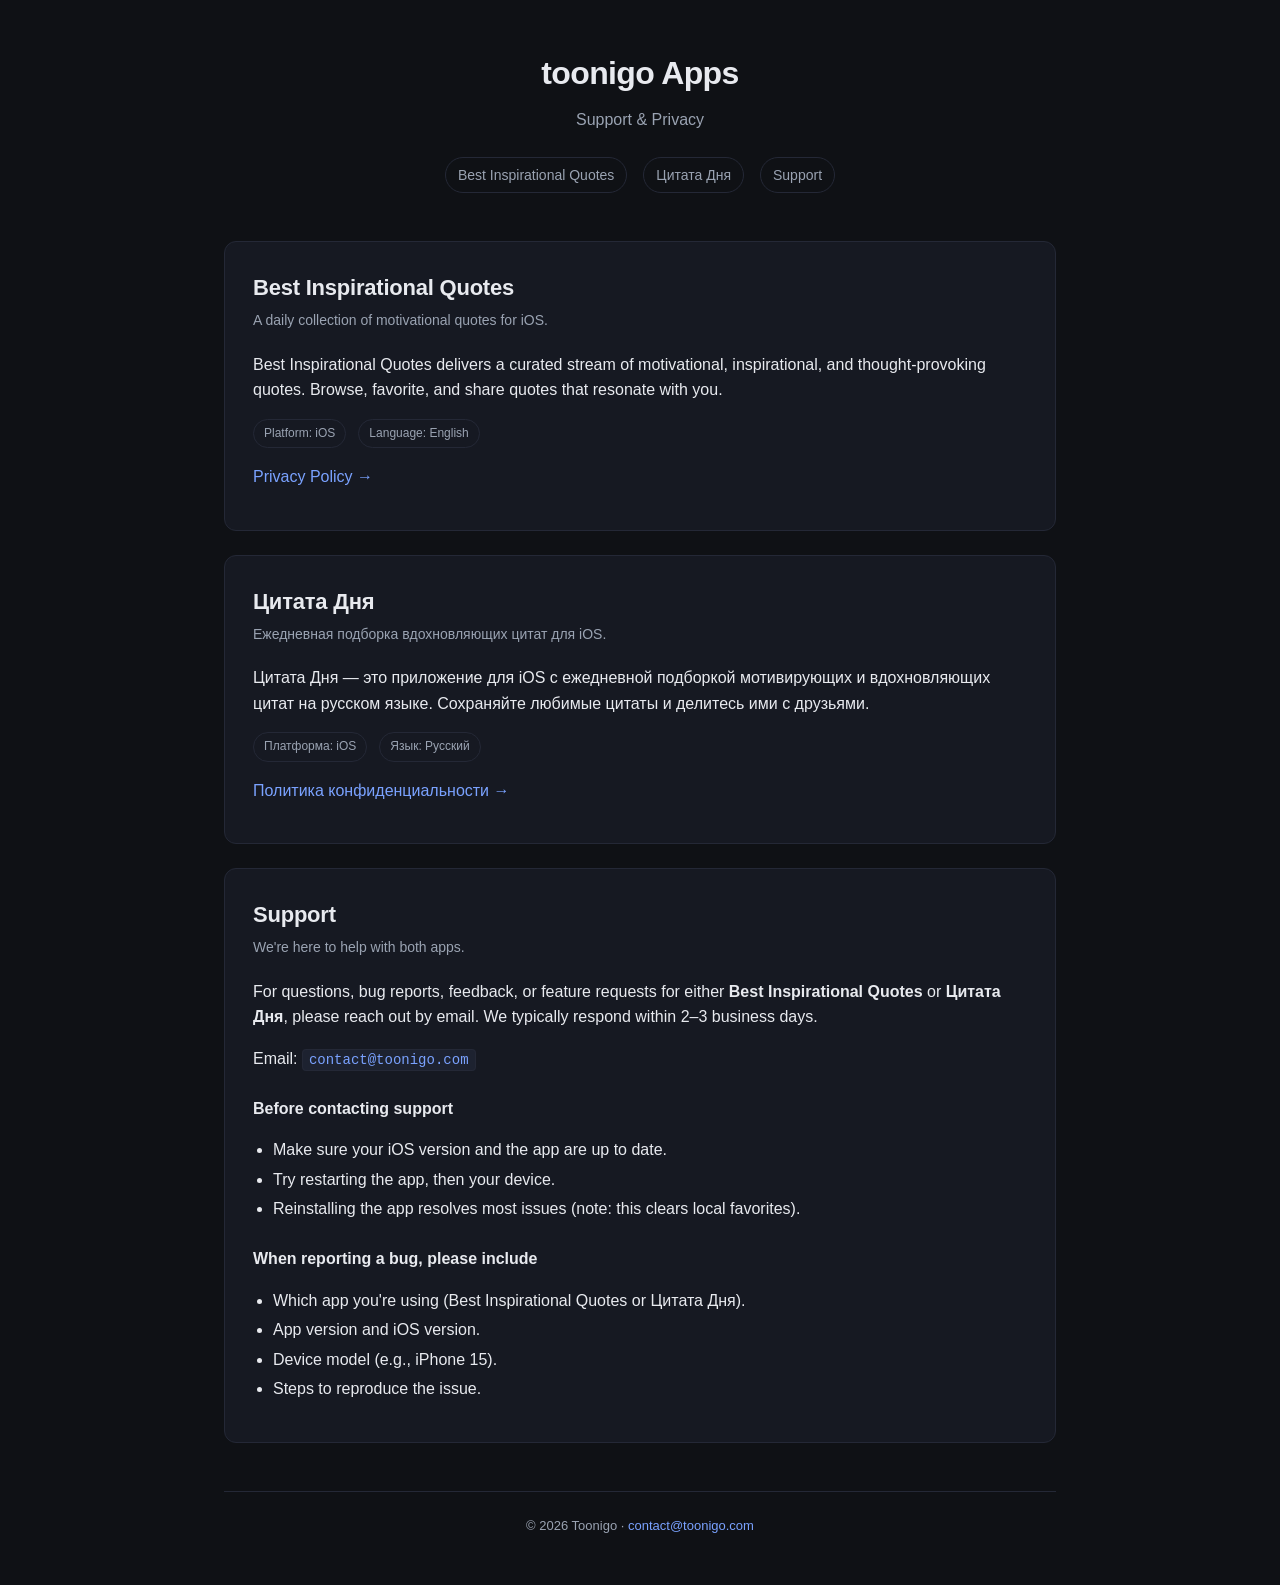
<file: index.html>
<!DOCTYPE html>
<html lang="en">

<head>
  <meta charset="UTF-8" />
  <meta name="viewport" content="width=device-width, initial-scale=1.0" />
  <meta name="description"
    content="Support and privacy policies for Best Inspirational Quotes and Цитата Дня iOS apps." />
  <title>toonigo — Support &amp; Privacy</title>
  <link rel="stylesheet" href="/styles.css" />
</head>

<body>
  <div class="wrap">
    <header>
      <h1>toonigo Apps</h1>
      <p>Support &amp; Privacy</p>
      <nav class="toc">
        <a href="#best-inspirational-quotes">Best Inspirational Quotes</a>
        <a href="#citata-dnya">Цитата Дня</a>
        <a href="#support">Support</a>
      </nav>
    </header>

    <section class="card" id="best-inspirational-quotes">
      <h2>Best Inspirational Quotes</h2>
      <p class="subtitle">A daily collection of motivational quotes for iOS.</p>
      <p>
        Best Inspirational Quotes delivers a curated stream of motivational, inspirational,
        and thought-provoking quotes. Browse, favorite, and share quotes that resonate with you.
      </p>
      <div class="row">
        <span class="pill">Platform: iOS</span>
        <span class="pill">Language: English</span>
      </div>
      <p style="margin-top:16px;">
        <a href="/privacy-en">Privacy Policy &rarr;</a>
      </p>
    </section>

    <section class="card" id="citata-dnya">
      <h2>Цитата Дня</h2>
      <p class="subtitle">Ежедневная подборка вдохновляющих цитат для iOS.</p>
      <p>
        Цитата Дня — это приложение для iOS с ежедневной подборкой мотивирующих и
        вдохновляющих цитат на русском языке. Сохраняйте любимые цитаты и делитесь ими с друзьями.
      </p>
      <div class="row">
        <span class="pill">Платформа: iOS</span>
        <span class="pill">Язык: Русский</span>
      </div>
      <p style="margin-top:16px;">
        <a href="/privacy-ru">Политика конфиденциальности &rarr;</a>
      </p>
    </section>

    <section class="card" id="support">
      <h2>Support</h2>
      <p class="subtitle">We're here to help with both apps.</p>
      <p>
        For questions, bug reports, feedback, or feature requests for either
        <strong>Best Inspirational Quotes</strong> or <strong>Цитата Дня</strong>, please reach
        out by email. We typically respond within 2&ndash;3 business days.
      </p>
      <p>
        Email: <a href="mailto:contact@toonigo.com"><code class="email">contact@toonigo.com</code></a>
      </p>

      <h3>Before contacting support</h3>
      <ul>
        <li>Make sure your iOS version and the app are up to date.</li>
        <li>Try restarting the app, then your device.</li>
        <li>Reinstalling the app resolves most issues (note: this clears local favorites).</li>
      </ul>

      <h3>When reporting a bug, please include</h3>
      <ul>
        <li>Which app you're using (Best Inspirational Quotes or Цитата Дня).</li>
        <li>App version and iOS version.</li>
        <li>Device model (e.g., iPhone 15).</li>
        <li>Steps to reproduce the issue.</li>
      </ul>
    </section>

    <footer>
      &copy; 2026 Toonigo &middot;
      <a href="mailto:contact@toonigo.com">contact@toonigo.com</a>
    </footer>
  </div>
</body>

</html>
</file>
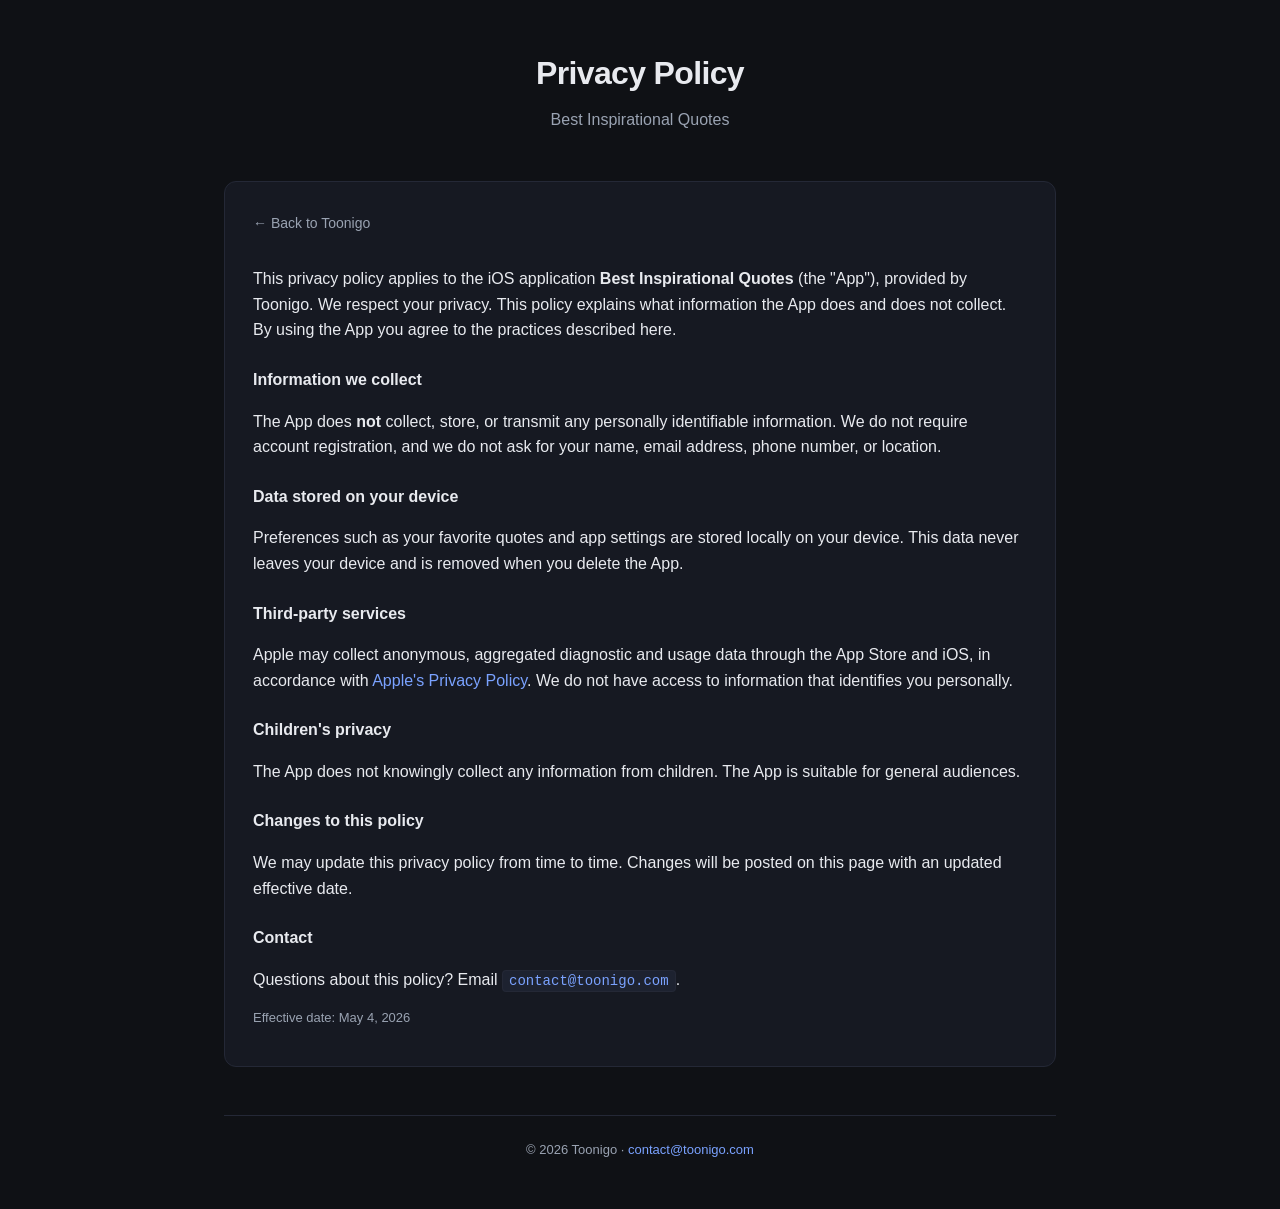
<file: privacy-en.html>
<!DOCTYPE html>
<html lang="en">
<head>
  <meta charset="UTF-8" />
  <meta name="viewport" content="width=device-width, initial-scale=1.0" />
  <meta name="description" content="Privacy policy for Best Inspirational Quotes — an iOS app by Toonigo." />
  <title>Privacy Policy — Best Inspirational Quotes</title>
  <link rel="stylesheet" href="/styles.css" />
</head>
<body>
  <div class="wrap">
    <header>
      <h1>Privacy Policy</h1>
      <p>Best Inspirational Quotes</p>
    </header>

    <section class="card">
      <a class="back" href="/">&larr; Back to Toonigo</a>

      <p>
        This privacy policy applies to the iOS application
        <strong>Best Inspirational Quotes</strong> (the "App"), provided by Toonigo.
        We respect your privacy. This policy explains what information the App does and does
        not collect. By using the App you agree to the practices described here.
      </p>

      <h3>Information we collect</h3>
      <p>
        The App does <strong>not</strong> collect, store, or transmit any personally
        identifiable information. We do not require account registration, and we do not ask
        for your name, email address, phone number, or location.
      </p>

      <h3>Data stored on your device</h3>
      <p>
        Preferences such as your favorite quotes and app settings are stored locally on your
        device. This data never leaves your device and is removed when you delete the App.
      </p>

      <h3>Third-party services</h3>
      <p>
        Apple may collect anonymous, aggregated diagnostic and usage data through the App Store
        and iOS, in accordance with
        <a href="https://www.apple.com/legal/privacy/" target="_blank" rel="noopener">Apple's
        Privacy Policy</a>. We do not have access to information that identifies you personally.
      </p>

      <h3>Children's privacy</h3>
      <p>
        The App does not knowingly collect any information from children. The App is suitable
        for general audiences.
      </p>

      <h3>Changes to this policy</h3>
      <p>
        We may update this privacy policy from time to time. Changes will be posted on this
        page with an updated effective date.
      </p>

      <h3>Contact</h3>
      <p>
        Questions about this policy? Email
        <a href="mailto:contact@toonigo.com"><code class="email">contact@toonigo.com</code></a>.
      </p>

      <p class="meta">Effective date: May 4, 2026</p>
    </section>

    <footer>
      &copy; 2026 Toonigo &middot;
      <a href="mailto:contact@toonigo.com">contact@toonigo.com</a>
    </footer>
  </div>
</body>
</html>
</file>
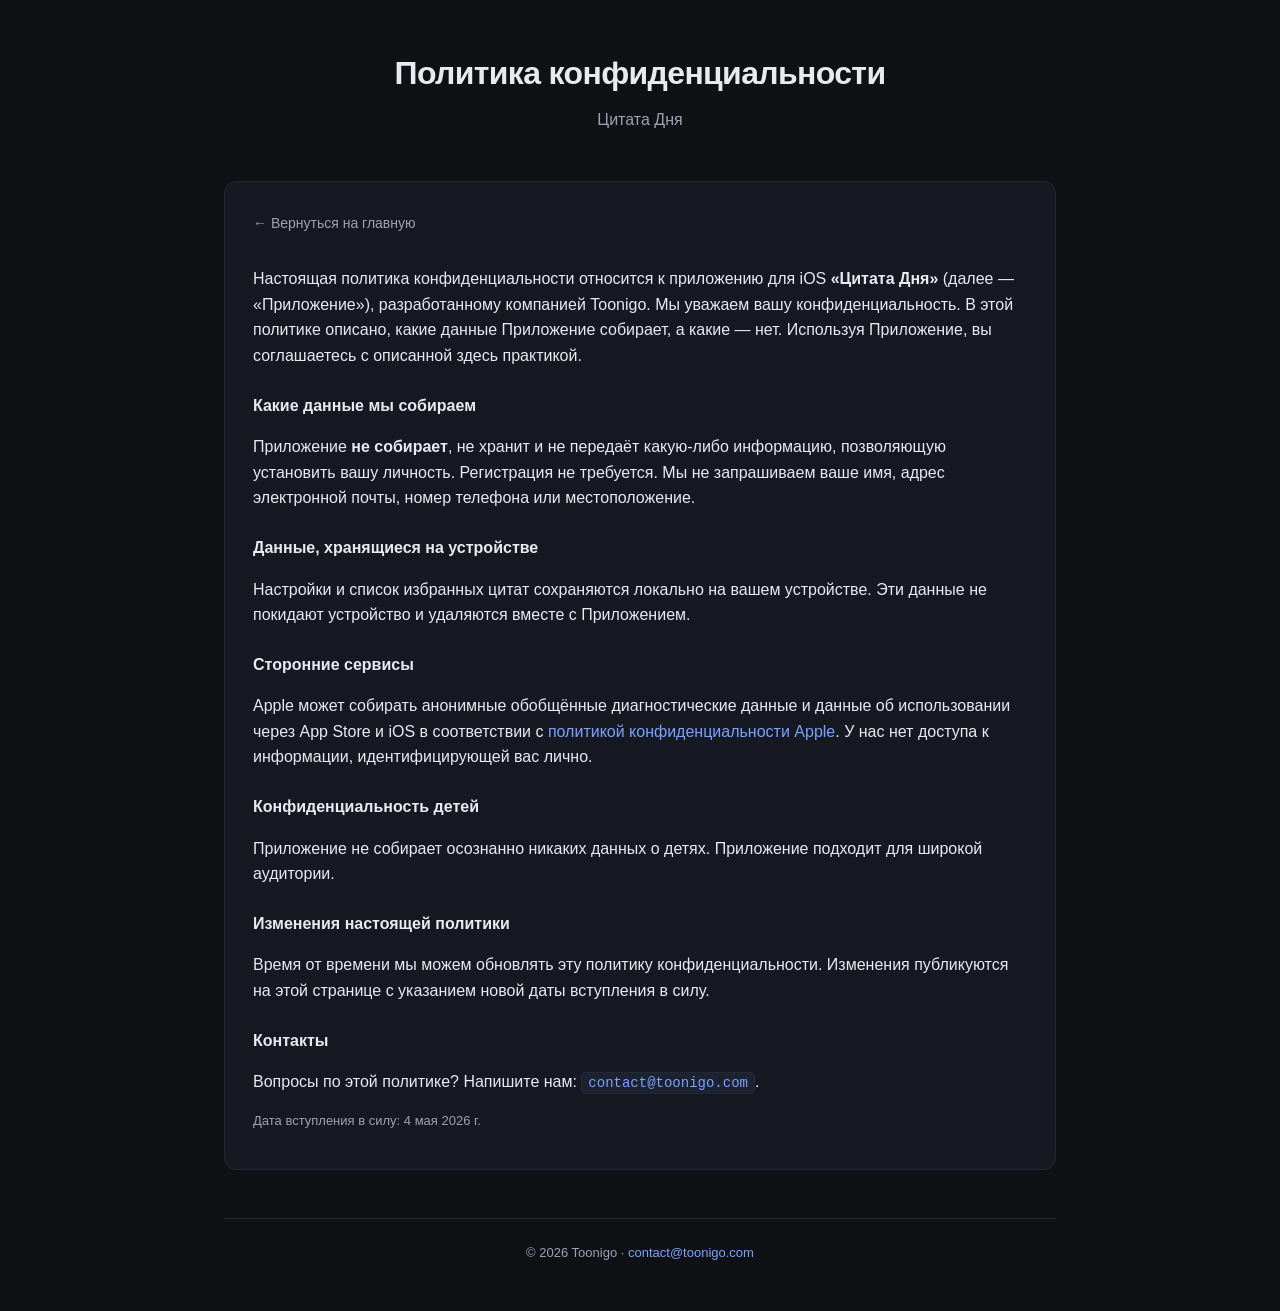
<file: privacy-ru.html>
<!DOCTYPE html>
<html lang="ru">
<head>
  <meta charset="UTF-8" />
  <meta name="viewport" content="width=device-width, initial-scale=1.0" />
  <meta name="description" content="Политика конфиденциальности приложения «Цитата Дня» для iOS — Toonigo." />
  <title>Политика конфиденциальности — Цитата Дня</title>
  <link rel="stylesheet" href="/styles.css" />
</head>
<body>
  <div class="wrap">
    <header>
      <h1>Политика конфиденциальности</h1>
      <p>Цитата Дня</p>
    </header>

    <section class="card">
      <a class="back" href="/">&larr; Вернуться на главную</a>

      <p>
        Настоящая политика конфиденциальности относится к приложению для iOS
        <strong>«Цитата Дня»</strong> (далее — «Приложение»), разработанному компанией Toonigo.
        Мы уважаем вашу конфиденциальность. В этой политике описано, какие данные Приложение
        собирает, а какие — нет. Используя Приложение, вы соглашаетесь с описанной здесь практикой.
      </p>

      <h3>Какие данные мы собираем</h3>
      <p>
        Приложение <strong>не собирает</strong>, не хранит и не передаёт какую-либо информацию,
        позволяющую установить вашу личность. Регистрация не требуется. Мы не запрашиваем
        ваше имя, адрес электронной почты, номер телефона или местоположение.
      </p>

      <h3>Данные, хранящиеся на устройстве</h3>
      <p>
        Настройки и список избранных цитат сохраняются локально на вашем устройстве.
        Эти данные не покидают устройство и удаляются вместе с Приложением.
      </p>

      <h3>Сторонние сервисы</h3>
      <p>
        Apple может собирать анонимные обобщённые диагностические данные и данные об
        использовании через App Store и iOS в соответствии с
        <a href="https://www.apple.com/ru/legal/privacy/" target="_blank" rel="noopener">политикой
        конфиденциальности Apple</a>. У нас нет доступа к информации, идентифицирующей вас лично.
      </p>

      <h3>Конфиденциальность детей</h3>
      <p>
        Приложение не собирает осознанно никаких данных о детях. Приложение подходит
        для широкой аудитории.
      </p>

      <h3>Изменения настоящей политики</h3>
      <p>
        Время от времени мы можем обновлять эту политику конфиденциальности. Изменения
        публикуются на этой странице с указанием новой даты вступления в силу.
      </p>

      <h3>Контакты</h3>
      <p>
        Вопросы по этой политике? Напишите нам:
        <a href="mailto:contact@toonigo.com"><code class="email">contact@toonigo.com</code></a>.
      </p>

      <p class="meta">Дата вступления в силу: 4 мая 2026 г.</p>
    </section>

    <footer>
      &copy; 2026 Toonigo &middot;
      <a href="mailto:contact@toonigo.com">contact@toonigo.com</a>
    </footer>
  </div>
</body>
</html>
</file>
<file: styles.css>
:root {
  --bg: #0f1115;
  --panel: #161922;
  --border: #242836;
  --text: #e8eaef;
  --muted: #9aa3b2;
  --accent: #7aa2ff;
  --accent-hover: #a4bdff;
  --max: 880px;
}
* { box-sizing: border-box; }
html, body { margin: 0; padding: 0; }
body {
  font-family: -apple-system, BlinkMacSystemFont, "Segoe UI", Roboto, Helvetica, Arial, sans-serif;
  background: var(--bg);
  color: var(--text);
  line-height: 1.6;
  -webkit-font-smoothing: antialiased;
}
a { color: var(--accent); text-decoration: none; }
a:hover { color: var(--accent-hover); text-decoration: underline; }
.wrap { max-width: var(--max); margin: 0 auto; padding: 48px 24px; }
header { text-align: center; margin-bottom: 48px; }
header h1 { margin: 0 0 8px; font-size: 32px; letter-spacing: -0.02em; }
header p { margin: 0; color: var(--muted); }
nav.toc {
  display: flex; flex-wrap: wrap; gap: 8px 16px; justify-content: center;
  margin: 24px 0 0; font-size: 14px;
}
nav.toc a {
  padding: 6px 12px; border: 1px solid var(--border); border-radius: 999px;
  color: var(--muted);
}
nav.toc a:hover { color: var(--text); border-color: var(--accent); text-decoration: none; }
section.card {
  background: var(--panel);
  border: 1px solid var(--border);
  border-radius: 12px;
  padding: 28px 28px 24px;
  margin: 0 0 24px;
}
section.card h2 {
  margin: 0 0 4px; font-size: 22px; letter-spacing: -0.01em;
}
section.card .subtitle { color: var(--muted); margin: 0 0 20px; font-size: 14px; }
h3 { margin: 24px 0 8px; font-size: 16px; }
p, li { color: var(--text); }
ul { padding-left: 20px; }
ul li { margin-bottom: 4px; }
.meta { color: var(--muted); font-size: 13px; margin-top: 8px; }
.row { display: flex; flex-wrap: wrap; gap: 12px; margin-top: 16px; }
.pill {
  display: inline-block; padding: 4px 10px; font-size: 12px;
  border: 1px solid var(--border); border-radius: 999px; color: var(--muted);
}
.back {
  display: inline-block; margin-bottom: 16px; font-size: 14px; color: var(--muted);
}
footer {
  text-align: center; color: var(--muted); font-size: 13px;
  margin-top: 48px; padding-top: 24px; border-top: 1px solid var(--border);
}
code.email {
  background: #1d2230; border: 1px solid var(--border);
  padding: 2px 6px; border-radius: 4px; font-size: 14px;
}
@media (max-width: 540px) {
  .wrap { padding: 32px 16px; }
  header h1 { font-size: 26px; }
  section.card { padding: 22px 18px; }
}
</file>
